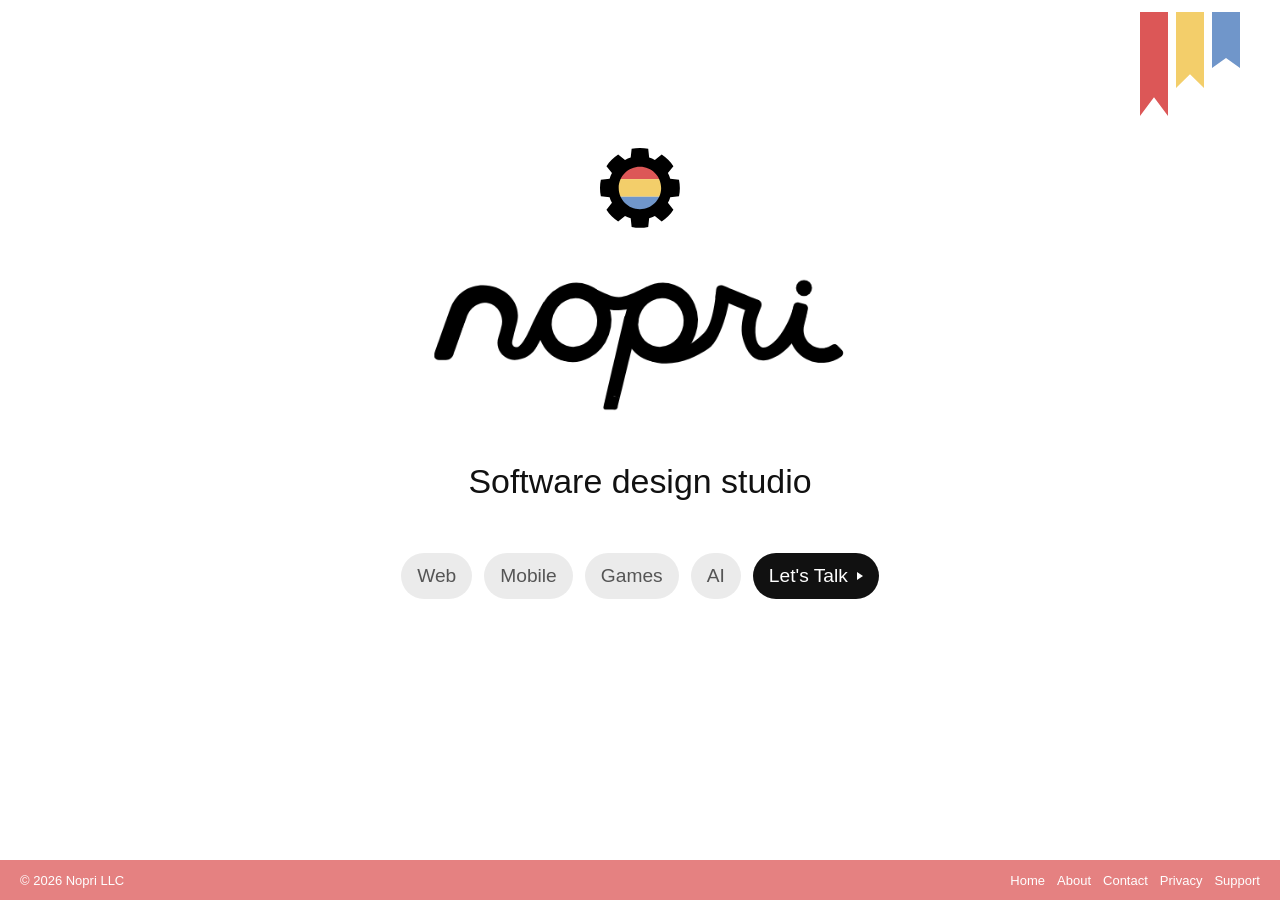
<file: index.html>
<!doctype html>
<html lang="en">
    <head>
        <meta charset="UTF-8" />
        <meta name="viewport" content="width=device-width, initial-scale=1.0" />
        <title>nopri — software design studio</title>

        <!-- SEO -->
        <meta name="description" content="nopri is a software design studio in Richmond, VA. We build web apps, mobile experiences, games, and AI-powered tools." />
        <meta name="theme-color" content="#dc5757" />

        <!-- Open Graph -->
        <meta property="og:type"        content="website" />
        <meta property="og:url"         content="https://nopri-tech.github.io/" />
        <meta property="og:title"       content="nopri — software design studio" />
        <meta property="og:description" content="nopri is a software design studio in Richmond, VA. We build web apps, mobile experiences, games, and AI-powered tools." />
        <meta property="og:image"       content="https://nopri-tech.github.io/assets/og-image.png" />

        <!-- Twitter -->
        <meta name="twitter:card"        content="summary_large_image" />
        <meta name="twitter:title"       content="nopri — software design studio" />
        <meta name="twitter:description" content="nopri is a software design studio in Richmond, VA. We build web apps, mobile experiences, games, and AI-powered tools." />
        <meta name="twitter:image"       content="https://nopri-tech.github.io/assets/og-image.png" />

        <!-- favicons -->
        <link rel="icon" type="image/x-icon" href="/favicon.ico" />
        <link rel="icon" type="image/png" sizes="32x32" href="/favicon-32x32.png" />
        <link rel="icon" type="image/png" sizes="16x16" href="/favicon-16x16.png" />
        <link rel="apple-touch-icon" sizes="180x180" href="/apple-touch-icon.png" />
        <link rel="manifest" href="/site.webmanifest" />

        <link rel="stylesheet" href="main.css" />
    </head>
    <body>
        <div id="page-bg"></div>
        <div id="ui">
            <!-- bookmarks -->
            <div id="bookmarks">
                <button
                    class="bookmark bookmark--red"
                    data-view="home"
                    aria-label="Home"
                ></button>
                <button
                    class="bookmark bookmark--yellow"
                    data-view="about"
                    aria-label="About"
                ></button>
                <button
                    class="bookmark bookmark--blue"
                    data-view="contact"
                    aria-label="Contact"
                ></button>
            </div>

            <!-- footer bar -->
            <footer id="footer">
                <span id="footer-copy">© 2026 Nopri LLC</span>
                <nav id="footer-nav">
                    <button class="footer-link" data-view="home">Home</button>
                    <button class="footer-link" data-view="about">About</button>
                    <button class="footer-link" data-view="contact">
                        Contact
                    </button>
                    <!-- A real link, not a view: the App Store listing needs a
                         URL that opens the policy directly. -->
                    <a class="footer-link" href="/privacy/">
                        Privacy
                    </a>
                    <a class="footer-link" href="/support/">
                        Support
                    </a>
                </nav>
            </footer>

            <!-- expanding circles -->
            <div class="ring ring-1"></div>
            <div class="ring ring-2"></div>
            <div class="ring ring-3"></div>
            <div class="ring ring-4"></div>

            <!-- centered content -->
            <div id="center-block">
                <img
                    id="nopri-logo"
                    src="assets/nopri_logo.svg"
                    alt="nopri logo"
                />
                <div id="nopri-wrap">
                    <img
                        id="nopri-shadow"
                        src="assets/nopri_text_svg.svg"
                        aria-hidden="true"
                    />
                    <svg
                        id="nopri-reveal"
                        viewBox="0 0 557 176"
                        xmlns="http://www.w3.org/2000/svg"
                        style="
                            fill-rule: evenodd;
                            clip-rule: evenodd;
                            stroke-linecap: round;
                            stroke-linejoin: round;
                            stroke-miterlimit: 1.5;
                        "
                    >
                        <defs>
                            <mask id="nopri-mask">
                                <rect width="557" height="176" fill="black" />
                                <g
                                    transform="matrix(1,0,0,1,-410.417,-1033.77)"
                                >
                                    <path
                                        id="mask-no"
                                        fill="none"
                                        stroke="white"
                                        stroke-width="30"
                                        stroke-linecap="round"
                                        stroke-linejoin="round"
                                        d="M423.049,1131.49C434.183,1098.86 439.842,1072.33 455.434,1059.85C497.401,1026.24 522.609,1087.86 508.306,1113.42C497.99,1131.85 512.999,1134.58 529.741,1125.55C536.527,1121.89 555.537,1078.41 561.321,1071.15C568.44,1062.21 583.43,1055.83 596.432,1052.62C625.944,1045.33 642.034,1084.94 637.38,1104.77C637.102,1105.95 624.345,1121.08 618.91,1127.77C617.762,1129.18 604.041,1130.51 599.482,1131.06C598.839,1131.13 585.929,1128.02 578.598,1126.25C576.637,1125.78 569.939,1118.64 565.723,1113.98C563.639,1111.67 563.71,1091.35 563.637,1091.33"
                                    />
                                    <path
                                        id="mask-p"
                                        fill="none"
                                        stroke="white"
                                        stroke-width="30"
                                        stroke-linecap="round"
                                        stroke-linejoin="round"
                                        d="M605.061,1050.05C606.541,1050.05 651.849,1060.47 651.849,1060.47C664.221,1059.97 676.31,1058.57 688.427,1057.25C743.732,1041.38 758.058,1063.11 754.638,1087.74C754.474,1088.92 752.391,1096.68 752.148,1097.87C751.296,1102.05 749.69,1107.68 747.023,1110.52C733.734,1124.66 720.923,1135.39 702.333,1132.24C701.575,1132.12 700.86,1131.76 700.113,1131.49C696.918,1117.49 686.81,1084.42 682.466,1077.66C682.092,1077.08 654.289,1206.74 654.49,1206.41"
                                    />
                                    <path
                                        id="mask-ri"
                                        fill="none"
                                        stroke="white"
                                        stroke-width="30"
                                        stroke-linecap="round"
                                        stroke-linejoin="round"
                                        d="M717.616,1134.59C747.598,1160.71 821.044,1075.76 800.261,1052.47C799.15,1051.22 804.395,1053.02 805.855,1053.31C811.84,1054.48 816.669,1058.75 822.238,1061.02C828.356,1063.51 834.489,1066.03 840.592,1068.51C841.595,1068.92 845.821,1069.8 846.57,1070.72C846.946,1071.18 845.397,1071.02 844.892,1071.34C844.067,1071.86 843.554,1072.69 842.915,1073.41C840.784,1075.81 839.553,1079.06 839.052,1082.23C838.658,1084.72 839.055,1087.32 838.674,1089.84C837.495,1097.65 835.583,1107.55 838.054,1115.28C839.968,1121.27 844.896,1124.23 849.389,1127.7C850.433,1128.51 851.335,1130.08 852.6,1130.45C868.466,1135.01 904.918,1085.23 906.459,1077.47C908.008,1069.67 907.811,1078.48 907.331,1079.49C889.413,1117.14 933.012,1155.1 952.375,1131.66"
                                    />
                                </g>
                                <circle
                                    id="mask-dot"
                                    cx="500.9"
                                    cy="10.8"
                                    r="14"
                                    fill="white"
                                    opacity="0"
                                />
                            </mask>
                        </defs>
                        <image
                            href="assets/nopri_text_svg.svg"
                            x="0"
                            y="0"
                            width="557"
                            height="176"
                            preserveAspectRatio="none"
                            mask="url(#nopri-mask)"
                        />
                    </svg>
                </div>
                <div id="view">
                    <p id="subheader">Software design studio</p>
                    <p id="view-label"></p>
                    <div id="capsules">
                        <button class="cap">Web</button>
                        <button class="cap">Mobile</button>
                        <button class="cap">Games</button>
                        <button class="cap">AI</button>
                        <button class="cap cap--contact">Let's Talk<span class="cap-arrow"></span></button>
                    </div>
                </div>
            </div>
        </div>

        <script src="client.js"></script>
    </body>
</html>
</file>
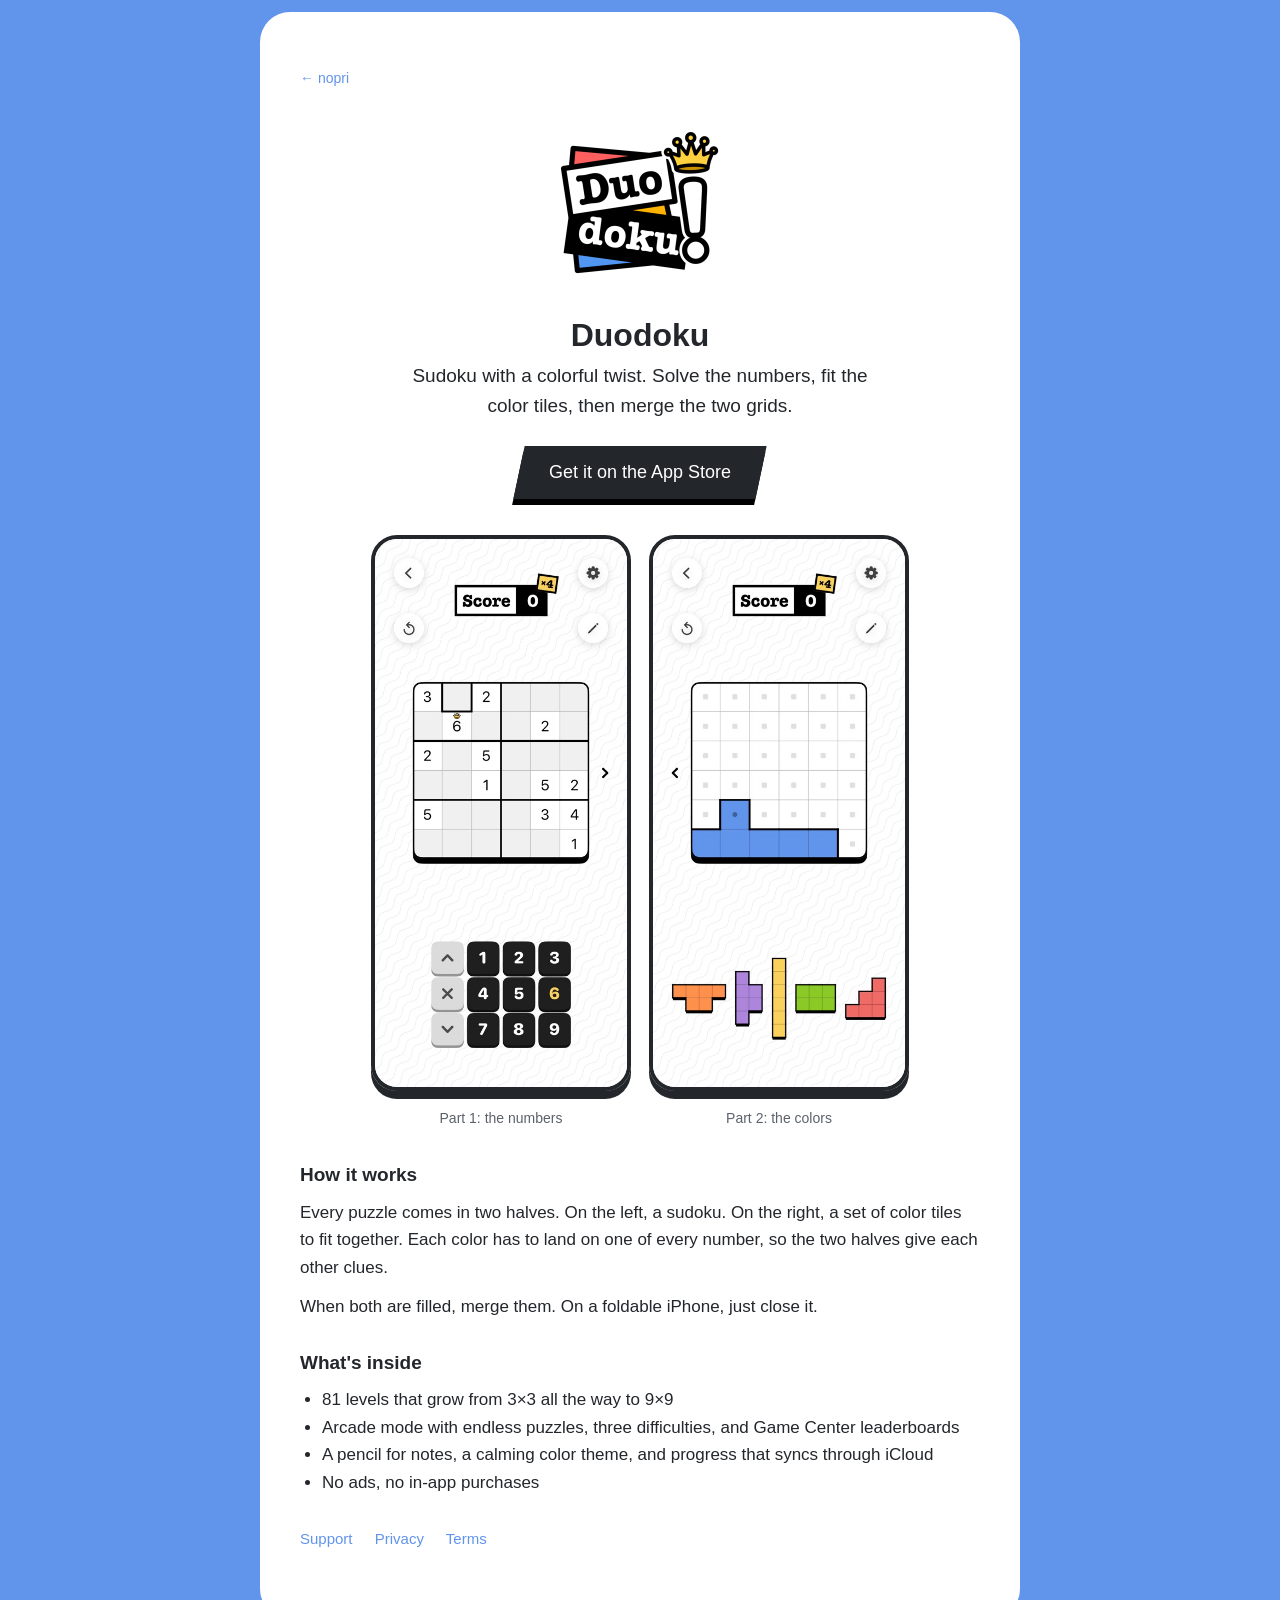
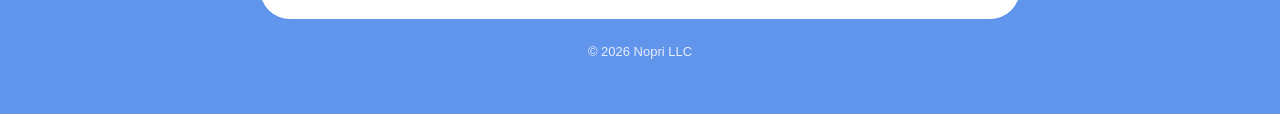
<file: duodoku/index.html>
<!doctype html>
<html lang="en">
    <head>
        <meta charset="UTF-8" />
        <meta name="viewport" content="width=device-width, initial-scale=1.0" />
        <title>Duodoku</title>

        <meta
            name="description"
            content="Duodoku is sudoku with a colorful twist. Solve the numbers, fit the color tiles, then merge the two grids. For iPhone."
        />
        <meta name="theme-color" content="#6194eb" />

        <meta property="og:type" content="website" />
        <meta property="og:url" content="https://www.nopri.co/duodoku" />
        <meta property="og:title" content="Duodoku" />
        <meta
            property="og:description"
            content="Sudoku with a colorful twist. Solve the numbers, fit the color tiles, then merge the two grids."
        />
        <meta property="og:image" content="https://www.nopri.co/duodoku/icon.png" />

        <link rel="icon" type="image/x-icon" href="/favicon.ico" />
        <link rel="icon" type="image/png" sizes="32x32" href="/favicon-32x32.png" />
        <link rel="icon" type="image/png" sizes="16x16" href="/favicon-16x16.png" />
        <link rel="apple-touch-icon" sizes="180x180" href="/apple-touch-icon.png" />
        <link rel="manifest" href="/site.webmanifest" />

        <link rel="stylesheet" href="/legal.css" />
        <style>
            :root {
                --accent: #6194eb;
            }

            .hero {
                text-align: center;
                margin-bottom: 36px;
            }

            .hero img {
                width: 180px;
                height: 180px;
                margin-bottom: 12px;
            }

            .hero .lede {
                max-width: 480px;
                margin: 0 auto 24px;
            }

            .store {
                display: inline-block;
                font-family: var(--rounded);
                font-size: 18px;
                color: #fff;
                background: var(--ink);
                text-decoration: none;
                padding: 12px 30px;
                transform: skewX(-12deg);
                box-shadow: 0 6px 0 #000;
            }

            .store span {
                display: inline-block;
                transform: skewX(12deg);
            }

            .store:hover {
                opacity: 0.85;
            }

            .shots {
                display: flex;
                gap: 18px;
                justify-content: center;
                margin: 8px 0 30px;
            }

            .shots figure {
                flex: 1;
                min-width: 0;
                max-width: 260px;
                text-align: center;
            }

            .shots img {
                width: 100%;
                border-radius: 26px;
                border: 4px solid var(--ink);
                box-shadow: 0 8px 0 var(--ink);
                display: block;
            }

            .shots figcaption {
                font-family: var(--rounded);
                font-size: 14px;
                color: var(--muted);
                margin-top: 16px;
            }

            .links {
                margin-top: 30px;
                font-family: var(--rounded);
                font-size: 15px;
            }

            .links a {
                margin-right: 18px;
                text-decoration: none;
            }

            @media (max-width: 600px) {
                .hero img {
                    width: 140px;
                    height: 140px;
                }

                .shots {
                    gap: 12px;
                }
            }
        </style>
    </head>
    <body>
        <main class="page">
            <a class="home" href="/">&larr; nopri</a>

            <div class="hero">
                <img src="/duodoku/icon.png" alt="Duodoku app icon" />
                <h1>Duodoku</h1>
                <p class="lede">
                    Sudoku with a colorful twist. Solve the numbers, fit the color
                    tiles, then merge the two grids.
                </p>
                <a class="store" href="https://apps.apple.com/app/id6827596593">
                    <span>Get it on the App Store</span>
                </a>
            </div>

            <div class="shots">
                <figure>
                    <img src="/duodoku/numbers.jpg" alt="The number grid, a sudoku" />
                    <figcaption>Part 1: the numbers</figcaption>
                </figure>
                <figure>
                    <img src="/duodoku/colors.jpg" alt="The color grid, with tiles to place" />
                    <figcaption>Part 2: the colors</figcaption>
                </figure>
            </div>

            <h2>How it works</h2>
            <p>
                Every puzzle comes in two halves. On the left, a sudoku. On the right,
                a set of color tiles to fit together. Each color has to land on one of
                every number, so the two halves give each other clues.
            </p>
            <p>
                When both are filled, merge them. On a foldable iPhone, just close
                it.
            </p>

            <h2>What's inside</h2>
            <ul>
                <li>81 levels that grow from 3×3 all the way to 9×9</li>
                <li>Arcade mode with endless puzzles, three difficulties, and Game Center leaderboards</li>
                <li>A pencil for notes, a calming color theme, and progress that syncs through iCloud</li>
                <li>No ads, no in-app purchases</li>
            </ul>

            <p class="links">
                <a href="/support/duodoku">Support</a>
                <a href="/privacy/duodoku">Privacy</a>
                <a href="/terms/duodoku">Terms</a>
            </p>
        </main>

        <footer>&copy; 2026 Nopri LLC</footer>
    </body>
</html>
</file>
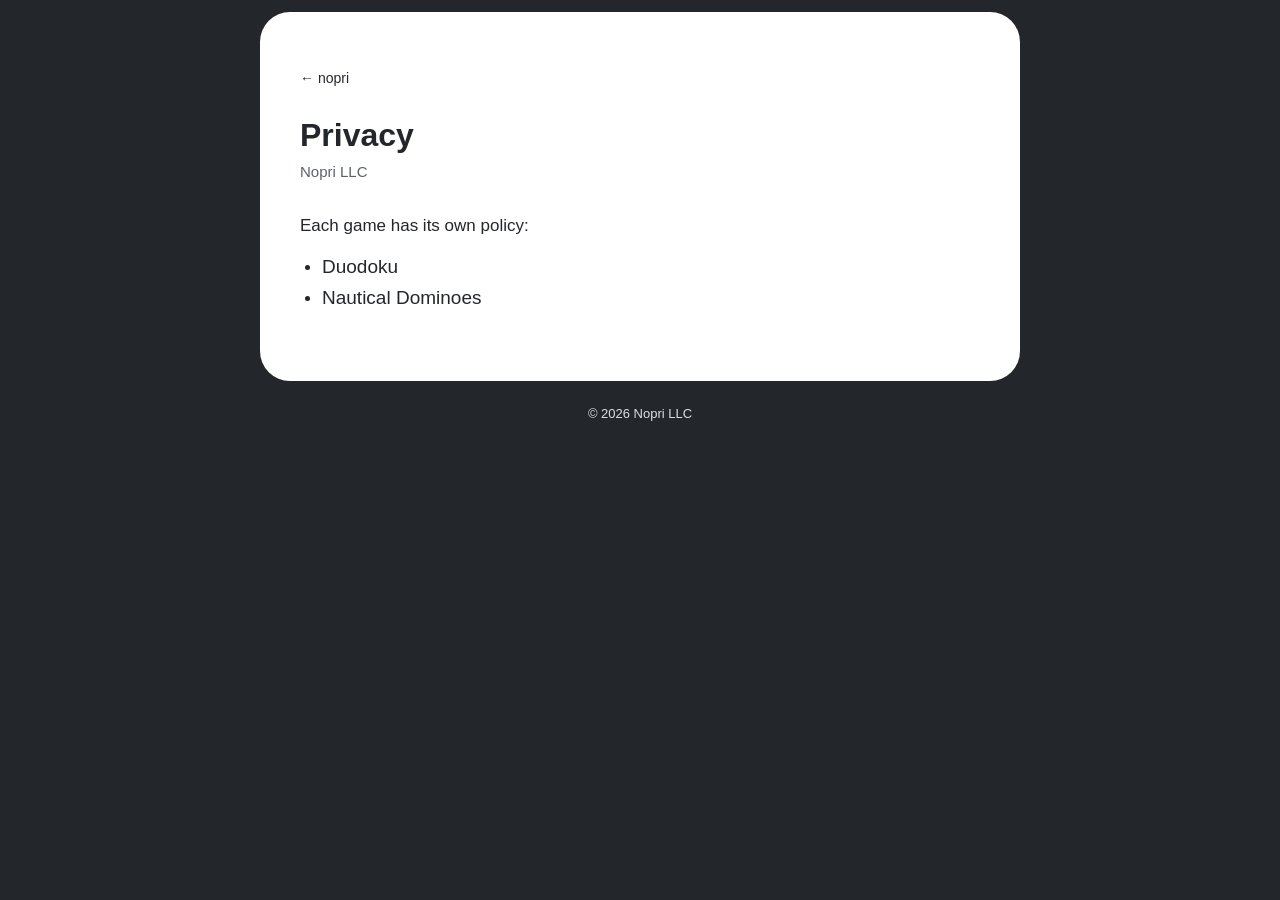
<file: privacy/index.html>
<!doctype html>
<html lang="en">
    <head>
        <meta charset="UTF-8" />
        <meta name="viewport" content="width=device-width, initial-scale=1.0" />
        <title>Privacy — nopri</title>

        <meta
            name="description"
            content="Privacy policies for games by Nopri LLC."
        />
        <meta name="theme-color" content="#23262b" />

        <meta property="og:type" content="website" />
        <meta
            property="og:url"
            content="https://nopri-tech.github.io/privacy/"
        />
        <meta property="og:title" content="Privacy — nopri" />
        <meta
            property="og:description"
            content="Privacy policies for games by Nopri LLC."
        />
        <meta property="og:image" content="https://nopri-tech.github.io/assets/og-image.png" />

        <link rel="icon" type="image/x-icon" href="/favicon.ico" />
        <link rel="icon" type="image/png" sizes="32x32" href="/favicon-32x32.png" />
        <link rel="icon" type="image/png" sizes="16x16" href="/favicon-16x16.png" />
        <link rel="apple-touch-icon" sizes="180x180" href="/apple-touch-icon.png" />
        <link rel="manifest" href="/site.webmanifest" />

        <link rel="stylesheet" href="/legal.css" />
        <style>
            :root {
                --accent: #23262b;
            }
        </style>
    </head>
    <body>
        <main class="page">
            <a class="home" href="/">&larr; nopri</a>

            <h1>Privacy</h1>
            <p class="sub">Nopri LLC</p>

            <p>Each game has its own policy:</p>
            <ul class="apps">
                <li><a href="/privacy/duodoku.html">Duodoku</a></li>
                <li><a href="/privacy/nautical-dominoes.html">Nautical Dominoes</a></li>
            </ul>
        </main>

        <footer>&copy; 2026 Nopri LLC</footer>
    </body>
</html>
</file>
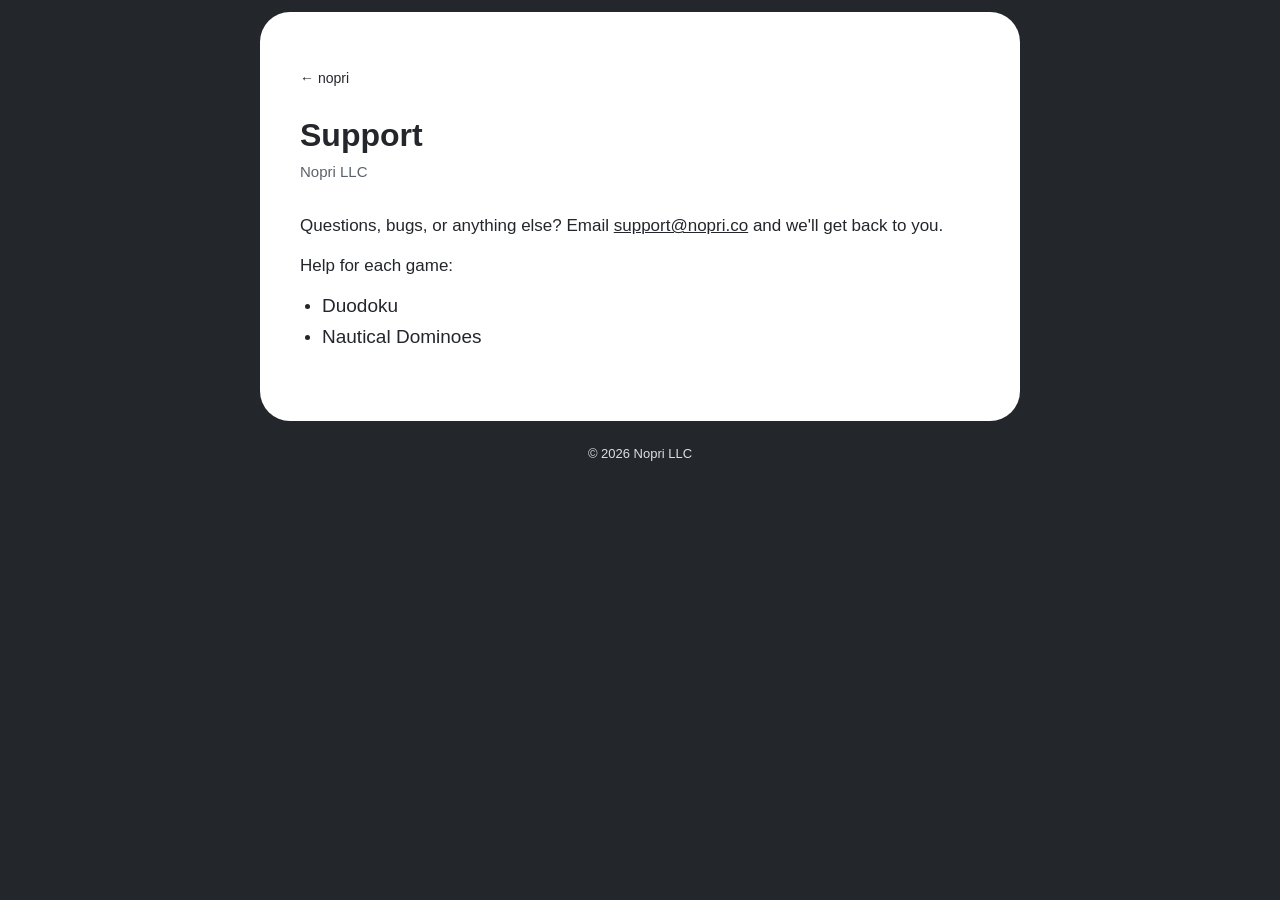
<file: support/index.html>
<!doctype html>
<html lang="en">
    <head>
        <meta charset="UTF-8" />
        <meta name="viewport" content="width=device-width, initial-scale=1.0" />
        <title>Support — nopri</title>

        <meta
            name="description"
            content="Support for games by Nopri LLC. Email support@nopri.co."
        />
        <meta name="theme-color" content="#23262b" />

        <meta property="og:type" content="website" />
        <meta
            property="og:url"
            content="https://nopri-tech.github.io/support/"
        />
        <meta property="og:title" content="Support — nopri" />
        <meta
            property="og:description"
            content="Support for games by Nopri LLC. Email support@nopri.co."
        />
        <meta property="og:image" content="https://nopri-tech.github.io/assets/og-image.png" />

        <link rel="icon" type="image/x-icon" href="/favicon.ico" />
        <link rel="icon" type="image/png" sizes="32x32" href="/favicon-32x32.png" />
        <link rel="icon" type="image/png" sizes="16x16" href="/favicon-16x16.png" />
        <link rel="apple-touch-icon" sizes="180x180" href="/apple-touch-icon.png" />
        <link rel="manifest" href="/site.webmanifest" />

        <link rel="stylesheet" href="/legal.css" />
        <style>
            :root {
                --accent: #23262b;
            }
        </style>
    </head>
    <body>
        <main class="page">
            <a class="home" href="/">&larr; nopri</a>

            <h1>Support</h1>
            <p class="sub">Nopri LLC</p>

            <p>
                Questions, bugs, or anything else? Email
                <a href="mailto:support@nopri.co">support@nopri.co</a>
                and we'll get back to you.
            </p>
            <p>Help for each game:</p>
            <ul class="apps">
                <li><a href="/support/duodoku.html">Duodoku</a></li>
                <li><a href="/support/nautical-dominoes.html">Nautical Dominoes</a></li>
            </ul>
        </main>

        <footer>&copy; 2026 Nopri LLC</footer>
    </body>
</html>
</file>
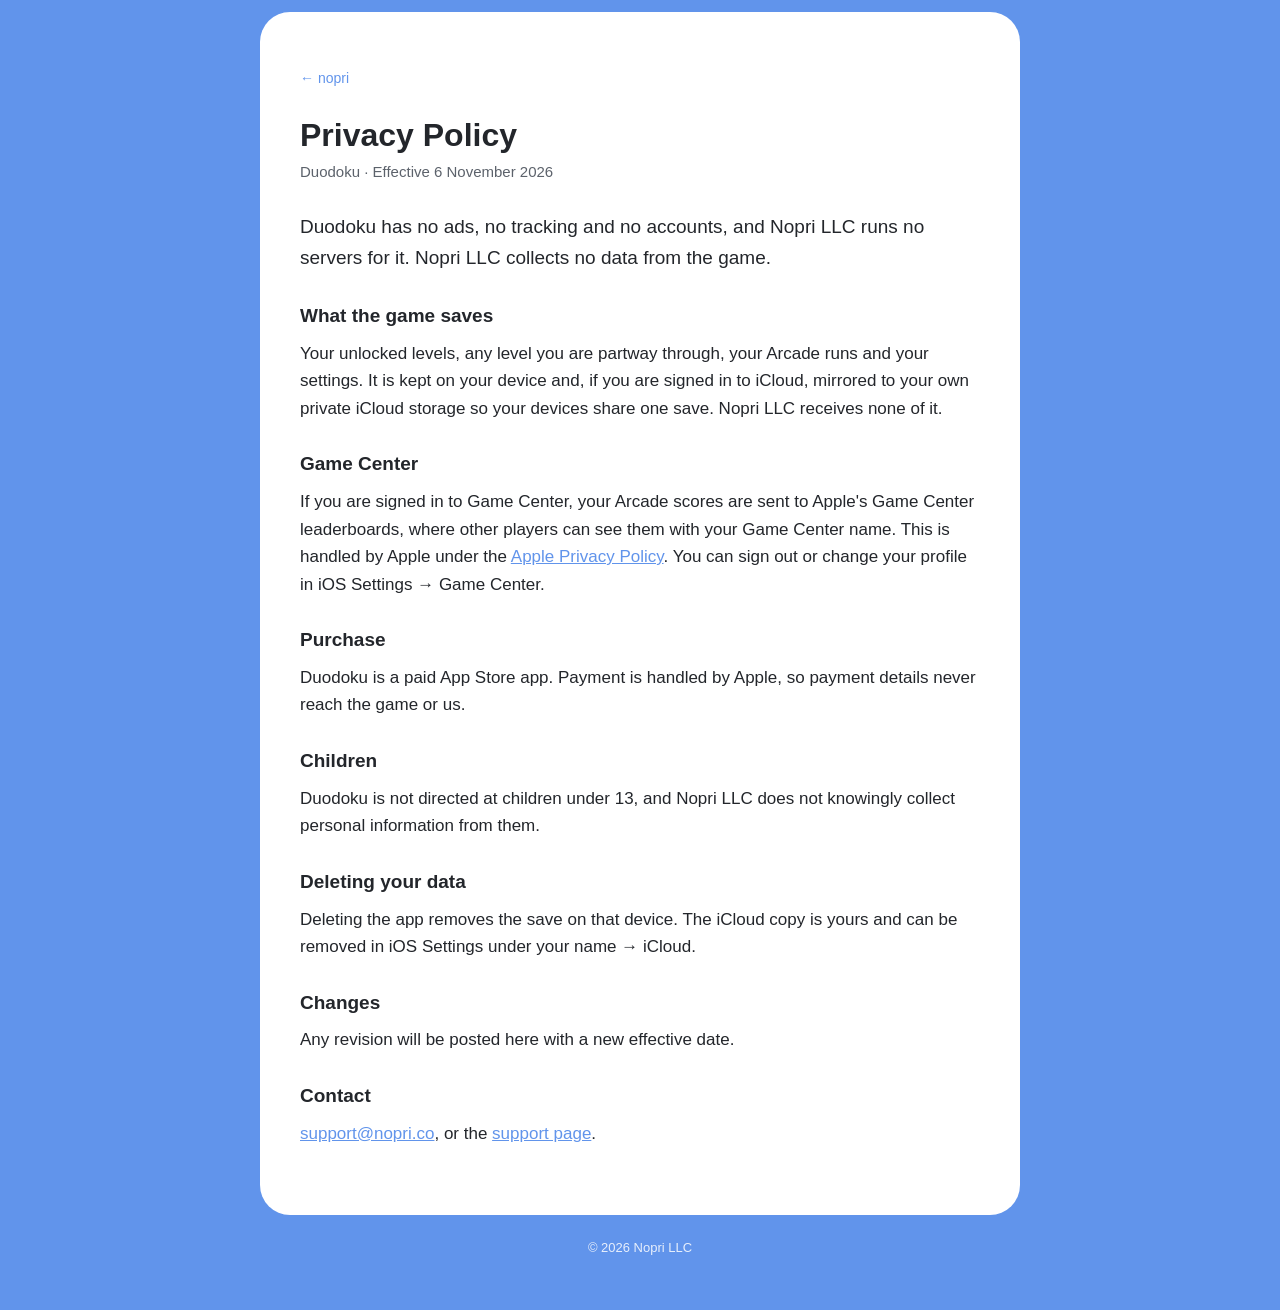
<file: privacy/duodoku.html>
<!doctype html>
<html lang="en">
    <head>
        <meta charset="UTF-8" />
        <meta name="viewport" content="width=device-width, initial-scale=1.0" />
        <title>Privacy Policy — Duodoku</title>

        <meta
            name="description"
            content="Privacy policy for Duodoku, an iOS puzzle game by Nopri LLC. No ads, no tracking; your progress stays in your own iCloud."
        />
        <meta name="theme-color" content="#6194eb" />

        <meta property="og:type" content="website" />
        <meta
            property="og:url"
            content="https://nopri-tech.github.io/privacy/duodoku.html"
        />
        <meta property="og:title" content="Privacy Policy — Duodoku" />
        <meta
            property="og:description"
            content="Privacy policy for Duodoku, an iOS puzzle game by Nopri LLC. No ads, no tracking; your progress stays in your own iCloud."
        />
        <meta property="og:image" content="https://nopri-tech.github.io/assets/og-image.png" />

        <link rel="icon" type="image/x-icon" href="/favicon.ico" />
        <link rel="icon" type="image/png" sizes="32x32" href="/favicon-32x32.png" />
        <link rel="icon" type="image/png" sizes="16x16" href="/favicon-16x16.png" />
        <link rel="apple-touch-icon" sizes="180x180" href="/apple-touch-icon.png" />
        <link rel="manifest" href="/site.webmanifest" />

        <link rel="stylesheet" href="/legal.css" />
        <style>
            :root {
                --accent: #6194eb;
            }
        </style>
    </head>
    <body>
        <main class="page">
            <a class="home" href="/">&larr; nopri</a>

            <h1>Privacy Policy</h1>
            <p class="sub">Duodoku &middot; Effective 6 November 2026</p>

            <p class="lede">
                Duodoku has no ads, no tracking and no accounts, and Nopri LLC runs no
                servers for it. Nopri LLC collects no data from the game.
            </p>

            <h2>What the game saves</h2>
            <p>
                Your unlocked levels, any level you are partway through, your Arcade
                runs and your settings. It is kept on your device and,
                if you are signed in to iCloud, mirrored to your own private iCloud
                storage so your devices share one save. Nopri LLC receives none of it.
            </p>

            <h2>Game Center</h2>
            <p>
                If you are signed in to Game Center, your Arcade scores are sent to
                Apple's Game Center leaderboards, where other players can see them with
                your Game Center name. This is handled by Apple under the
                <a href="https://www.apple.com/legal/privacy/">Apple Privacy Policy</a>.
                You can sign out or change your profile in iOS Settings &rarr; Game Center.
            </p>

            <h2>Purchase</h2>
            <p>
                Duodoku is a paid App Store app. Payment is handled by Apple, so payment
                details never reach the game or us.
            </p>

            <h2>Children</h2>
            <p>
                Duodoku is not directed at children under 13, and Nopri LLC does not
                knowingly collect personal information from them.
            </p>

            <h2>Deleting your data</h2>
            <p>
                Deleting the app removes the save on that device. The iCloud copy is
                yours and can be removed in iOS Settings under your name &rarr; iCloud.
            </p>

            <h2>Changes</h2>
            <p>
                Any revision will be posted here with a new effective date.
            </p>

            <h2>Contact</h2>
            <p>
                <a href="mailto:support@nopri.co">support@nopri.co</a>, or the
                <a href="/support/duodoku.html">support page</a>.
            </p>
        </main>

        <footer>&copy; 2026 Nopri LLC</footer>
    </body>
</html>
</file>
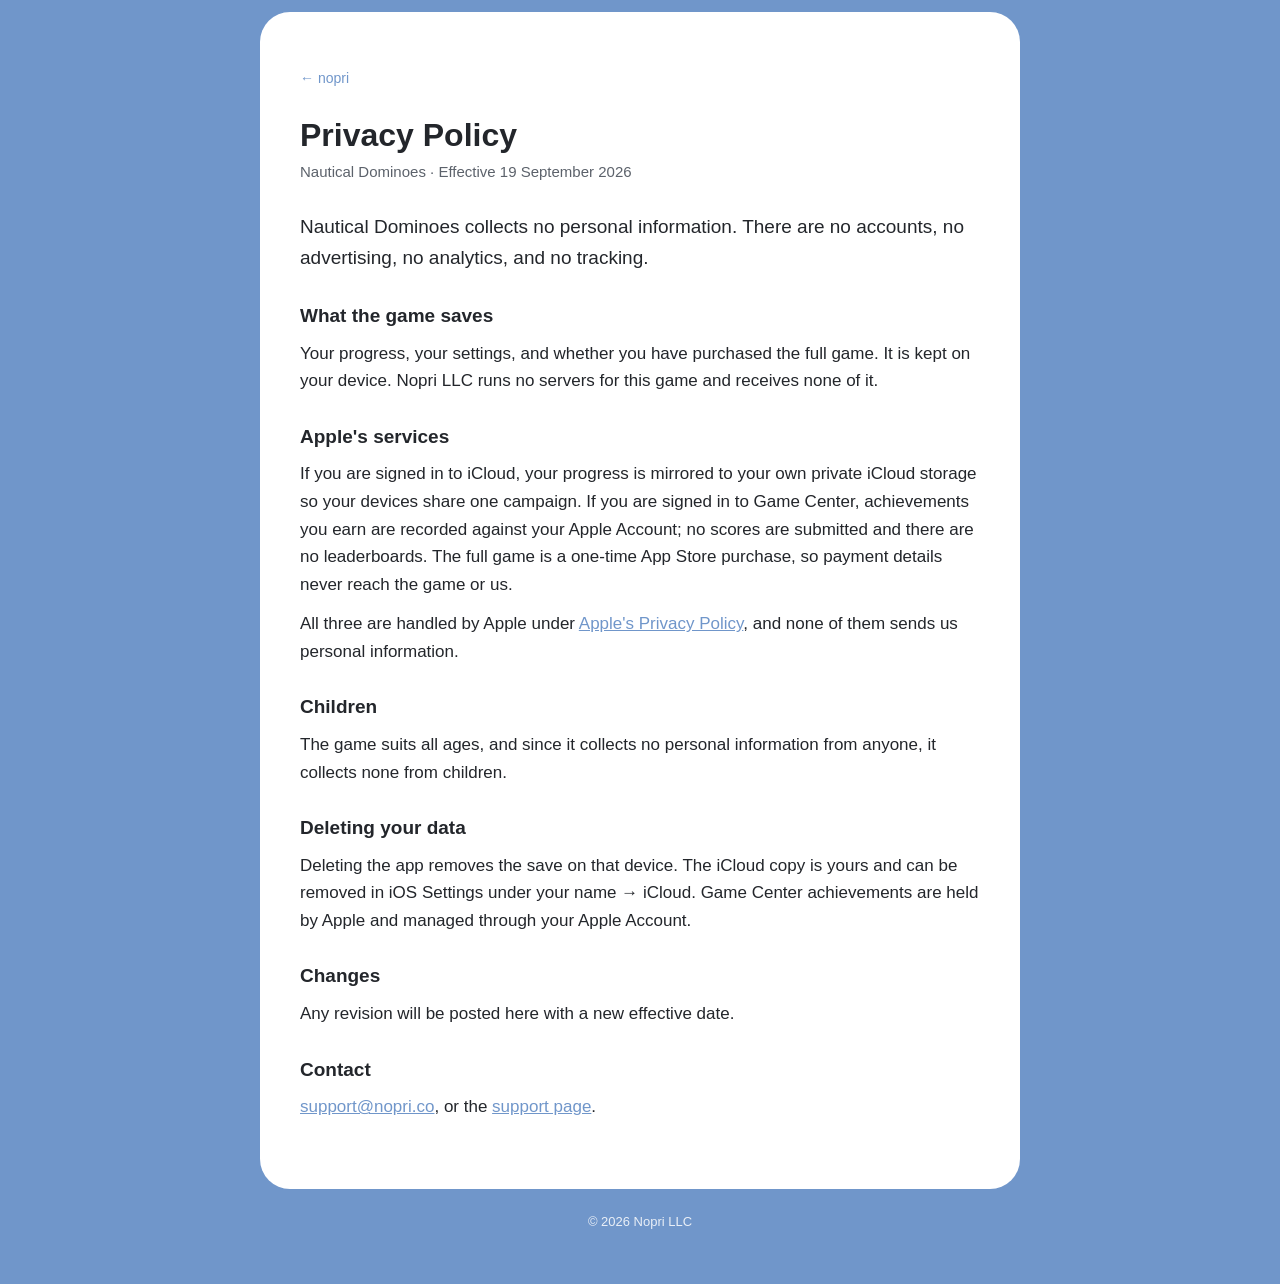
<file: privacy/nautical-dominoes.html>
<!doctype html>
<html lang="en">
    <head>
        <meta charset="UTF-8" />
        <meta name="viewport" content="width=device-width, initial-scale=1.0" />
        <title>Privacy Policy — Nautical Dominoes</title>

        <meta
            name="description"
            content="Privacy policy for Nautical Dominoes, an iOS game by Nopri LLC. The game collects no personal information."
        />
        <meta name="theme-color" content="#7096ca" />

        <meta property="og:type" content="website" />
        <meta
            property="og:url"
            content="https://nopri-tech.github.io/privacy/nautical-dominoes.html"
        />
        <meta property="og:title" content="Privacy Policy — Nautical Dominoes" />
        <meta
            property="og:description"
            content="Privacy policy for Nautical Dominoes, an iOS game by Nopri LLC. The game collects no personal information."
        />
        <meta property="og:image" content="https://nopri-tech.github.io/assets/og-image.png" />

        <link rel="icon" type="image/x-icon" href="/favicon.ico" />
        <link rel="icon" type="image/png" sizes="32x32" href="/favicon-32x32.png" />
        <link rel="icon" type="image/png" sizes="16x16" href="/favicon-16x16.png" />
        <link rel="apple-touch-icon" sizes="180x180" href="/apple-touch-icon.png" />
        <link rel="manifest" href="/site.webmanifest" />

        <link rel="stylesheet" href="/legal.css" />
        <style>
            :root {
                --accent: #7096ca;
            }
        </style>
    </head>
    <body>
        <main class="page">
            <a class="home" href="/">&larr; nopri</a>

            <h1>Privacy Policy</h1>
            <p class="sub">Nautical Dominoes &middot; Effective 19 September 2026</p>

            <p class="lede">
                Nautical Dominoes collects no personal information. There are no
                accounts, no advertising, no analytics, and no tracking.
            </p>

            <h2>What the game saves</h2>
            <p>
                Your progress, your settings, and whether you have purchased the full
                game. It is kept on your device. Nopri LLC runs no servers for this
                game and receives none of it.
            </p>

            <h2>Apple's services</h2>
            <p>
                If you are signed in to iCloud, your progress is mirrored to your own
                private iCloud storage so your devices share one campaign. If you are
                signed in to Game Center, achievements you earn are recorded against
                your Apple Account; no scores are submitted and there are no
                leaderboards. The full game is a one-time App Store purchase, so
                payment details never reach the game or us.
            </p>
            <p>
                All three are handled by Apple under
                <a href="https://www.apple.com/legal/privacy/">Apple's Privacy Policy</a>,
                and none of them sends us personal information.
            </p>

            <h2>Children</h2>
            <p>
                The game suits all ages, and since it collects no personal information
                from anyone, it collects none from children.
            </p>

            <h2>Deleting your data</h2>
            <p>
                Deleting the app removes the save on that device. The iCloud copy is
                yours and can be removed in iOS Settings under your name &rarr; iCloud.
                Game Center achievements are held by Apple and managed through your
                Apple Account.
            </p>

            <h2>Changes</h2>
            <p>
                Any revision will be posted here with a new effective date.
            </p>

            <h2>Contact</h2>
            <p>
                <a href="mailto:support@nopri.co">support@nopri.co</a>, or the
                <a href="/support/nautical-dominoes.html">support page</a>.
            </p>
        </main>

        <footer>&copy; 2026 Nopri LLC</footer>
    </body>
</html>
</file>
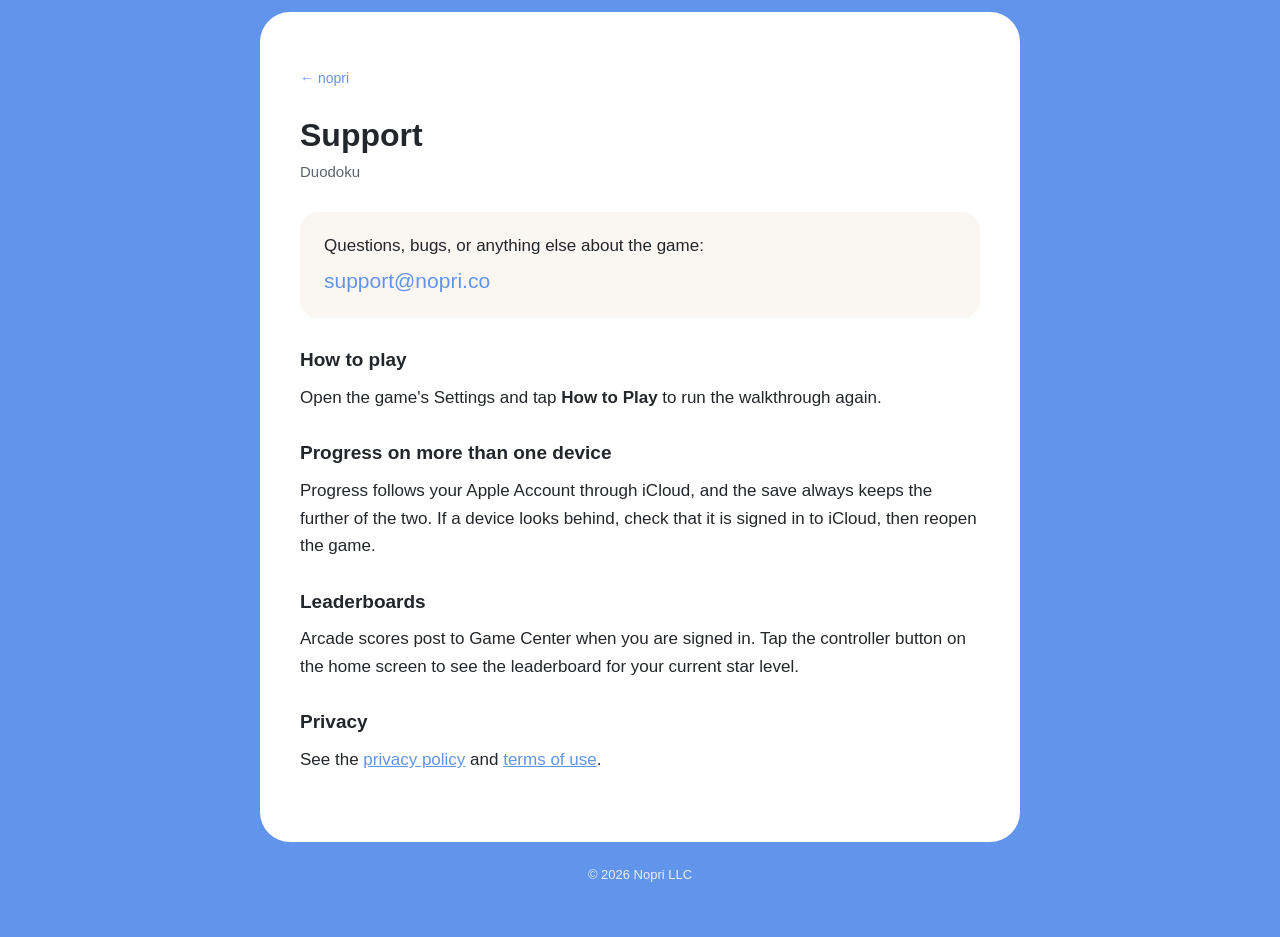
<file: support/duodoku.html>
<!doctype html>
<html lang="en">
    <head>
        <meta charset="UTF-8" />
        <meta name="viewport" content="width=device-width, initial-scale=1.0" />
        <title>Support — Duodoku</title>

        <meta
            name="description"
            content="Support for Duodoku, an iOS puzzle game by Nopri LLC. Get in touch at support@nopri.co."
        />
        <meta name="theme-color" content="#6194eb" />

        <meta property="og:type" content="website" />
        <meta
            property="og:url"
            content="https://nopri-tech.github.io/support/duodoku.html"
        />
        <meta property="og:title" content="Support — Duodoku" />
        <meta
            property="og:description"
            content="Support for Duodoku, an iOS puzzle game by Nopri LLC. Get in touch at support@nopri.co."
        />
        <meta property="og:image" content="https://nopri-tech.github.io/assets/og-image.png" />

        <link rel="icon" type="image/x-icon" href="/favicon.ico" />
        <link rel="icon" type="image/png" sizes="32x32" href="/favicon-32x32.png" />
        <link rel="icon" type="image/png" sizes="16x16" href="/favicon-16x16.png" />
        <link rel="apple-touch-icon" sizes="180x180" href="/apple-touch-icon.png" />
        <link rel="manifest" href="/site.webmanifest" />

        <link rel="stylesheet" href="/legal.css" />
        <style>
            :root {
                --accent: #6194eb;
            }
        </style>
    </head>
    <body>
        <main class="page">
            <a class="home" href="/">&larr; nopri</a>

            <h1>Support</h1>
            <p class="sub">Duodoku</p>

            <div class="mailbox">
                <p style="margin-bottom: 4px">
                    Questions, bugs, or anything else about the game:
                </p>
                <a href="mailto:support@nopri.co">support@nopri.co</a>
            </div>

            <h2>How to play</h2>
            <p>
                Open the game's Settings and tap <strong>How to Play</strong> to run
                the walkthrough again.
            </p>

            <h2>Progress on more than one device</h2>
            <p>
                Progress follows your Apple Account through iCloud, and the save always
                keeps the further of the two. If a device looks behind, check that it
                is signed in to iCloud, then reopen the game.
            </p>

            <h2>Leaderboards</h2>
            <p>
                Arcade scores post to Game Center when you are signed in. Tap the
                controller button on the home screen to see the leaderboard for your
                current star level.
            </p>

            <h2>Privacy</h2>
            <p>
                See the <a href="/privacy/duodoku.html">privacy policy</a> and
                <a href="/terms/duodoku.html">terms of use</a>.
            </p>
        </main>

        <footer>&copy; 2026 Nopri LLC</footer>
    </body>
</html>
</file>
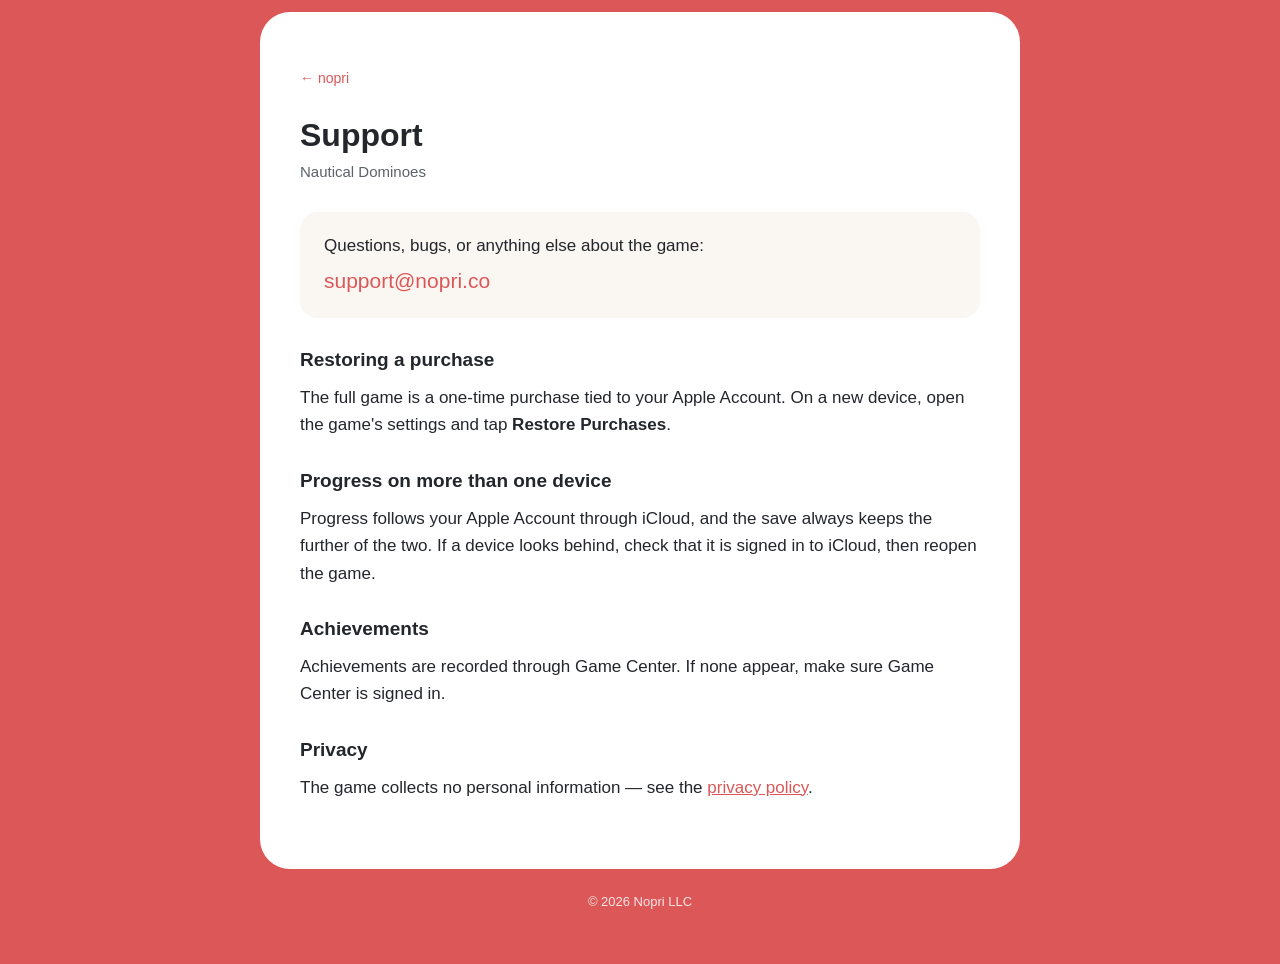
<file: support/nautical-dominoes.html>
<!doctype html>
<html lang="en">
    <head>
        <meta charset="UTF-8" />
        <meta name="viewport" content="width=device-width, initial-scale=1.0" />
        <title>Support — Nautical Dominoes</title>

        <meta
            name="description"
            content="Support for Nautical Dominoes, an iOS game by Nopri LLC. Get in touch at support@nopri.co."
        />
        <meta name="theme-color" content="#dc5757" />

        <meta property="og:type" content="website" />
        <meta
            property="og:url"
            content="https://nopri-tech.github.io/support/nautical-dominoes.html"
        />
        <meta property="og:title" content="Support — Nautical Dominoes" />
        <meta
            property="og:description"
            content="Support for Nautical Dominoes, an iOS game by Nopri LLC. Get in touch at support@nopri.co."
        />
        <meta property="og:image" content="https://nopri-tech.github.io/assets/og-image.png" />

        <link rel="icon" type="image/x-icon" href="/favicon.ico" />
        <link rel="icon" type="image/png" sizes="32x32" href="/favicon-32x32.png" />
        <link rel="icon" type="image/png" sizes="16x16" href="/favicon-16x16.png" />
        <link rel="apple-touch-icon" sizes="180x180" href="/apple-touch-icon.png" />
        <link rel="manifest" href="/site.webmanifest" />

        <link rel="stylesheet" href="/legal.css" />
        <style>
            :root {
                --accent: #dc5757;
            }
        </style>
    </head>
    <body>
        <main class="page">
            <a class="home" href="/">&larr; nopri</a>

            <h1>Support</h1>
            <p class="sub">Nautical Dominoes</p>

            <div class="mailbox">
                <p style="margin-bottom: 4px">
                    Questions, bugs, or anything else about the game:
                </p>
                <a href="mailto:support@nopri.co">support@nopri.co</a>
            </div>

            <h2>Restoring a purchase</h2>
            <p>
                The full game is a one-time purchase tied to your Apple Account. On a
                new device, open the game's settings and tap
                <strong>Restore Purchases</strong>.
            </p>

            <h2>Progress on more than one device</h2>
            <p>
                Progress follows your Apple Account through iCloud, and the save always
                keeps the further of the two. If a device looks behind, check that it
                is signed in to iCloud, then reopen the game.
            </p>

            <h2>Achievements</h2>
            <p>
                Achievements are recorded through Game Center. If none appear, make
                sure Game Center is signed in.
            </p>

            <h2>Privacy</h2>
            <p>
                The game collects no personal information &mdash; see the
                <a href="/privacy/nautical-dominoes.html">privacy policy</a>.
            </p>
        </main>

        <footer>&copy; 2026 Nopri LLC</footer>
    </body>
</html>
</file>
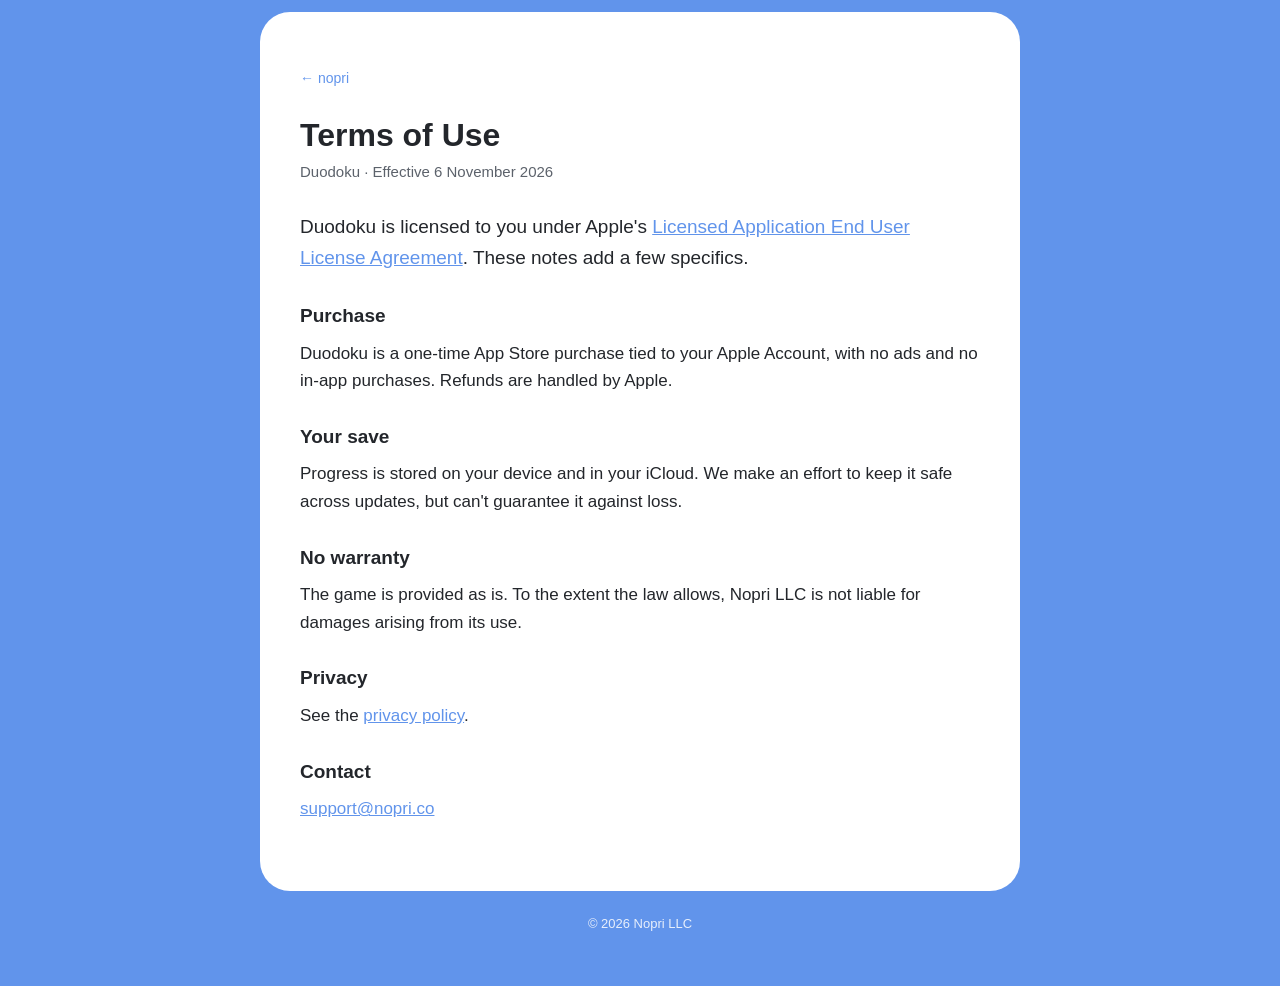
<file: terms/duodoku.html>
<!doctype html>
<html lang="en">
    <head>
        <meta charset="UTF-8" />
        <meta name="viewport" content="width=device-width, initial-scale=1.0" />
        <title>Terms of Use — Duodoku</title>

        <meta
            name="description"
            content="Terms of use for Duodoku, an iOS puzzle game by Nopri LLC."
        />
        <meta name="theme-color" content="#6194eb" />

        <meta property="og:type" content="website" />
        <meta
            property="og:url"
            content="https://nopri-tech.github.io/terms/duodoku.html"
        />
        <meta property="og:title" content="Terms of Use — Duodoku" />
        <meta
            property="og:description"
            content="Terms of use for Duodoku, an iOS puzzle game by Nopri LLC."
        />
        <meta property="og:image" content="https://nopri-tech.github.io/assets/og-image.png" />

        <link rel="icon" type="image/x-icon" href="/favicon.ico" />
        <link rel="icon" type="image/png" sizes="32x32" href="/favicon-32x32.png" />
        <link rel="icon" type="image/png" sizes="16x16" href="/favicon-16x16.png" />
        <link rel="apple-touch-icon" sizes="180x180" href="/apple-touch-icon.png" />
        <link rel="manifest" href="/site.webmanifest" />

        <link rel="stylesheet" href="/legal.css" />
        <style>
            :root {
                --accent: #6194eb;
            }
        </style>
    </head>
    <body>
        <main class="page">
            <a class="home" href="/">&larr; nopri</a>

            <h1>Terms of Use</h1>
            <p class="sub">Duodoku &middot; Effective 6 November 2026</p>

            <p class="lede">
                Duodoku is licensed to you under Apple's
                <a href="https://www.apple.com/legal/internet-services/itunes/dev/stdeula/">Licensed Application End User License Agreement</a>.
                These notes add a few specifics.
            </p>

            <h2>Purchase</h2>
            <p>
                Duodoku is a one-time App Store purchase tied to your Apple Account,
                with no ads and no in-app purchases. Refunds are handled by Apple.
            </p>

            <h2>Your save</h2>
            <p>
                Progress is stored on your device and in your iCloud. We make an
                effort to keep it safe across updates, but can't guarantee it against
                loss.
            </p>

            <h2>No warranty</h2>
            <p>
                The game is provided as is. To the extent the law allows, Nopri LLC
                is not liable for damages arising from its use.
            </p>

            <h2>Privacy</h2>
            <p>
                See the <a href="/privacy/duodoku.html">privacy policy</a>.
            </p>

            <h2>Contact</h2>
            <p>
                <a href="mailto:support@nopri.co">support@nopri.co</a>
            </p>
        </main>

        <footer>&copy; 2026 Nopri LLC</footer>
    </body>
</html>
</file>
<file: main.css>
*,
*::before,
*::after {
    box-sizing: border-box;
    margin: 0;
    padding: 0;
}

html {
    width: 100%;
    height: 100%;
    background: #fff;
    transition: background-color 0.6s ease;
}

body {
    width: 100%;
    height: 100%;
    overflow: hidden;
    background: transparent;
}

/* ── white page background ───────────────────────────────────────────────── */

#page-bg {
    position: fixed;
    top: 12px;
    left: 0;
    right: 0;
    bottom: 40px;
    background: #fff;
    border-radius: 30px;
    z-index: 0;
    pointer-events: none;
}

/* ── overlay ─────────────────────────────────────────────────────────────── */

#ui {
    position: fixed;
    inset: 0;
    pointer-events: none;
}


/* ── bookmarks ───────────────────────────────────────────────────────────── */

#bookmarks {
    position: absolute;
    top: 12px;
    right: 40px;
    display: flex;
    align-items: flex-start;
    gap: 8px;
    pointer-events: all;
    z-index: 100;
    opacity: 0;
    animation: nopri-fade-in 0.4s ease 3300ms forwards;
}

.bookmark {
    width: 28px;
    border: none;
    padding: 0;
    cursor: pointer;
    clip-path: polygon(0 0, 100% 0, 100% 100%, 50% 82%, 0 100%);
    height: var(--bh, 76px);
    transition: height 0.35s cubic-bezier(0.34, 1.56, 0.64, 1);
}

.bookmark:hover {
    height: calc(var(--bh, 76px) + 10px);
}

.bookmark--red    { background: #dc5757; }
.bookmark--yellow { background: #f3ce6a; }
.bookmark--blue   { background: #7096ca; }

/* ── center block ────────────────────────────────────────────────────────── */

#center-block {
    position: absolute;
    inset: 0;
    display: flex;
    flex-direction: column;
    align-items: center;
    justify-content: center;
    gap: clamp(20px, 5vw, 52px);
    pointer-events: none;
    padding-bottom: 40px;
}

/* ── nopri logo ──────────────────────────────────────────────────────────── */

#nopri-logo {
    width: 80px;
    height: 80px;
    opacity: 0;
    animation:
        nopri-fade-in 0.6s ease 3100ms forwards,
        logo-spin 12s linear 3100ms infinite;
}

@keyframes logo-spin {
    to {
        transform: rotate(360deg);
    }
}

/* ── nopri title ─────────────────────────────────────────────────────────── */

#nopri-wrap {
    position: relative;
}

#nopri-shadow {
    position: absolute;
    height: clamp(60px, 14vw, 130px);
    width: auto;
    opacity: 0;
    pointer-events: none;
    left: 50%;
    transform: translateX(-50%);
}

#nopri-reveal {
    display: block;
    height: clamp(60px, 14vw, 130px);
    width: auto;
    transform-origin: 50% 50%;
    overflow: visible;
    position: relative;
}

/* ── view wrapper ────────────────────────────────────────────────────────── */

#view {
    display: flex;
    flex-direction: column;
    align-items: center;
    position: relative;
}

/* ── subheader ───────────────────────────────────────────────────────────── */

#subheader {
    text-align: center;
    font-family: "Arial Rounded MT Bold", "Arial Rounded MT", sans-serif;
    font-size: calc(clamp(60px, 14vw, 130px) * 0.261);
    color: #111;
    opacity: 0;
    animation: nopri-fade-in 0.6s ease 3200ms forwards;
}

@keyframes nopri-fade-in {
    to {
        opacity: 1;
    }
}

/* ── view label ──────────────────────────────────────────────────────────── */

#view-label {
    font-family: Arial, sans-serif;
    font-size: 18px;
    color: #555;
    line-height: 1.65;
    max-width: min(460px, 80vw);
    margin-top: clamp(20px, 5vw, 52px);
    margin-bottom: clamp(20px, 5vw, 52px);
    display: none;
}

/* ── capsule row ─────────────────────────────────────────────────────────── */

#capsules {
    margin-top: clamp(20px, 5vw, 52px);
    display: flex;
    justify-content: center;
    align-items: flex-start;
    align-content: flex-start;
    flex-wrap: wrap;
    gap: 12px;
    padding: 0 24px;
    width: min(780px, calc(100vw - 80px));
    min-height: 160px;
    pointer-events: none;
}


/* ── capsule pill ────────────────────────────────────────────────────────── */

.cap {
    pointer-events: all;
    font-family: "Arial Rounded MT Bold", "Arial Rounded MT", sans-serif;
    font-size: max(1.5vw, 11px);
    color: #555;
    background: #ebebeb;
    border: 2px solid transparent;
    border-radius: 999px;
    padding: 10px 14px;
    cursor: pointer;
    outline: none;
    transform: scale(0);
    transition:
        padding 0.22s ease,
        background 0.2s ease,
        border-color 0.2s ease;
}


/* staggered pop-in */
.cap:nth-child(1) {
    animation: cap-pop-in 0.42s cubic-bezier(0.34, 1.56, 0.64, 1) 3580ms both;
}
.cap:nth-child(2) {
    animation: cap-pop-in 0.42s cubic-bezier(0.34, 1.56, 0.64, 1) 3690ms both;
}
.cap:nth-child(3) {
    animation: cap-pop-in 0.42s cubic-bezier(0.34, 1.56, 0.64, 1) 3800ms both;
}
.cap:nth-child(4) {
    animation: cap-pop-in 0.42s cubic-bezier(0.34, 1.56, 0.64, 1) 3910ms both;
}
.cap:nth-child(5) {
    animation: cap-pop-in 0.42s cubic-bezier(0.34, 1.56, 0.64, 1) 4020ms both;
}

@keyframes cap-pop-in {
    from {
        transform: scale(0);
    }
    to {
        transform: scale(1);
    }
}

.cap:hover {
    padding-inline: 20px;
    background: #fff;
    border-color: #111;
}

/* ── wide info capsule ───────────────────────────────────────────────────── */

.cap--wide {
    border-radius: 20px;
    white-space: normal;
    max-width: min(480px, 80vw);
    line-height: 1.6;
    text-align: center;
    pointer-events: none;
    cursor: default;
}

.cap--wide:hover {
    padding-inline: 14px;
    background: #ebebeb;
    border-color: transparent;
}

.cap--left {
    text-align: left;
}


/* ── contact pill ────────────────────────────────────────────────────────── */

.cap--contact {
    background: #111;
    color: #fff;
}

.cap-arrow {
    display: inline-flex;
    align-items: center;
    margin-left: 8px;
    vertical-align: middle;
}

.cap-arrow::before {
    content: '';
    display: inline-block;
    width: 0;
    height: 2px;
    background: currentColor;
    transition: width 0.22s ease;
}

.cap-arrow::after {
    content: '';
    display: inline-block;
    width: 0;
    height: 0;
    border-top: 4px solid transparent;
    border-bottom: 4px solid transparent;
    border-left: 6px solid currentColor;
    margin-left: 1px;
}

.cap--contact:hover {
    padding-inline: 14px;
    background: #333;
    border-color: transparent;
}

.cap--contact:hover .cap-arrow::before {
    width: 12px;
}

/* ── footer bar ──────────────────────────────────────────────────────────── */

#footer {
    position: fixed;
    bottom: 0;
    left: 0;
    right: 0;
    height: 40px;
    display: flex;
    align-items: center;
    justify-content: space-between;
    padding: 0 20px;
    pointer-events: all;
    opacity: 0;
    animation: footer-fade-in 0.5s ease 4400ms forwards;
    transition: background-color 0.4s ease;
    z-index: 150;
}

@keyframes footer-fade-in {
    to { opacity: 0.75; }
}

#footer-copy {
    font-family: "Arial Rounded MT Bold", "Arial Rounded MT", sans-serif;
    font-size: 13px;
    color: #fff;
}

#footer-nav {
    display: flex;
    gap: 12px;
}

.footer-link {
    font-family: "Arial Rounded MT Bold", "Arial Rounded MT", sans-serif;
    font-size: 13px;
    color: #fff;
    background: none;
    border: none;
    cursor: pointer;
    padding: 0;
    /* The row is buttons except the Privacy link, which has to be a real
       anchor so it can be opened, copied, and linked to from the App
       Store listing. */
    text-decoration: none;
    line-height: 1;
    transition: opacity 0.15s ease;
}

.footer-link:hover {
    opacity: 0.7;
}

/* ── expanding circles ───────────────────────────────────────────────────── */

.ring {
    position: fixed;
    top: 50%;
    left: 50%;
    width: 100px;
    height: 100px;
    margin: -50px 0 0 -50px;
    border-radius: 50%;
    pointer-events: none;
    opacity: 0;
}

.ring.go {
    animation: ring-expand 700ms cubic-bezier(0.2, 0, 0.8, 1) both;
}

.ring-1 {
    background: #e63946;
}
.ring-2 {
    background: #4a90d9;
}
.ring-3 {
    background: #f4c430;
}
.ring-4 {
    background: #fff;
}

.ring-2.go {
    animation-delay: 220ms;
}
.ring-3.go {
    animation-delay: 440ms;
}
.ring-4.go {
    animation-delay: 660ms;
}

@keyframes ring-expand {
    from {
        transform: scale(0);
        opacity: 1;
    }
    to {
        transform: scale(50);
        opacity: 0;
    }
}

/* ── responsive ──────────────────────────────────────────────────────────── */

/* mobile layout */
@media (max-width: 480px) {
    #nopri-logo {
        width: 60px;
        height: 60px;
    }

    #nopri-shadow,
    #nopri-reveal {
        height: clamp(72px, 18vw, 100px);
    }

    #center-block {
        gap: clamp(16px, 4.5vw, 30px);
    }

    #subheader {
        padding: 0 20px;
        font-size: 15px;
    }

    #capsules {
        gap: 9px;
        margin-top: clamp(16px, 4.5vw, 30px);
        min-height: 180px;
        width: calc(100vw - 32px);
    }

    .cap {
        font-size: 13px;
        padding: 9px 14px;
    }

}

/* landscape mobile / short viewports — hide logo, tighten gaps */
@media (max-height: 480px) {
    #nopri-logo {
        display: none;
    }

    #center-block {
        gap: 8px;
    }

    #nopri-shadow,
    #nopri-reveal {
        height: clamp(44px, 11vh, 90px);
    }

    #capsules {
        margin-top: 10px;
        gap: 6px;
    }
}

/* touch: skip hover effects on tap */
@media (hover: none) {
    .cap:hover {
        padding-inline: 14px;
    }

    .cap--contact:hover .cap-arrow::before {
        width: 0;
    }
}
</file>
<file: legal.css>
/* Shared by the privacy, support and terms pages. Standalone rather than
   main.css: that sheet drives the home page's fixed, non-scrolling
   animation, and these are documents you scroll. Each page sets its own
   --accent. */
:root {
    --ink: #23262b;
    --muted: #5c626b;
    --accent: #7096ca;
    --rounded: "Arial Rounded MT Bold", "Arial Rounded MT", sans-serif;
}

*,
*::before,
*::after {
    box-sizing: border-box;
    margin: 0;
    padding: 0;
}

html {
    background: var(--accent);
}

body {
    background: var(--accent);
    color: var(--ink);
    font-family: -apple-system, BlinkMacSystemFont, "Segoe UI", Helvetica,
        Arial, sans-serif;
    font-size: 17px;
    line-height: 1.62;
    padding: 12px 0 52px;
}

.page {
    background: #fff;
    border-radius: 30px;
    max-width: 760px;
    margin: 0 auto;
    padding: 52px 40px 56px;
}

.home {
    display: inline-block;
    font-family: var(--rounded);
    font-size: 14px;
    color: var(--accent);
    text-decoration: none;
    margin-bottom: 26px;
}

.home:hover {
    opacity: 0.7;
}

h1 {
    font-family: var(--rounded);
    font-size: 32px;
    line-height: 1.2;
    margin-bottom: 6px;
}

.sub {
    font-family: var(--rounded);
    font-size: 15px;
    color: var(--muted);
    margin-bottom: 28px;
}

h2 {
    font-family: var(--rounded);
    font-size: 19px;
    margin: 27px 0 8px;
}

p,
ul {
    margin-bottom: 12px;
}

ul {
    padding-left: 22px;
}

a {
    color: var(--accent);
}

.lede {
    font-size: 19px;
}

.mailbox {
    background: #faf6f2;
    border-radius: 18px;
    padding: 20px 24px;
    margin-bottom: 4px;
}

.mailbox a {
    font-family: var(--rounded);
    font-size: 21px;
    text-decoration: none;
}

.mailbox a:hover {
    opacity: 0.75;
}

.apps a {
    font-family: var(--rounded);
    font-size: 19px;
    text-decoration: none;
}

footer {
    font-family: var(--rounded);
    font-size: 13px;
    color: #fff;
    text-align: center;
    padding: 22px 20px 0;
    opacity: 0.85;
}

@media (max-width: 600px) {
    body {
        font-size: 16px;
        padding: 8px 0 40px;
    }

    .page {
        border-radius: 22px;
        padding: 34px 22px 40px;
    }

    h1 {
        font-size: 26px;
    }
}
</file>
